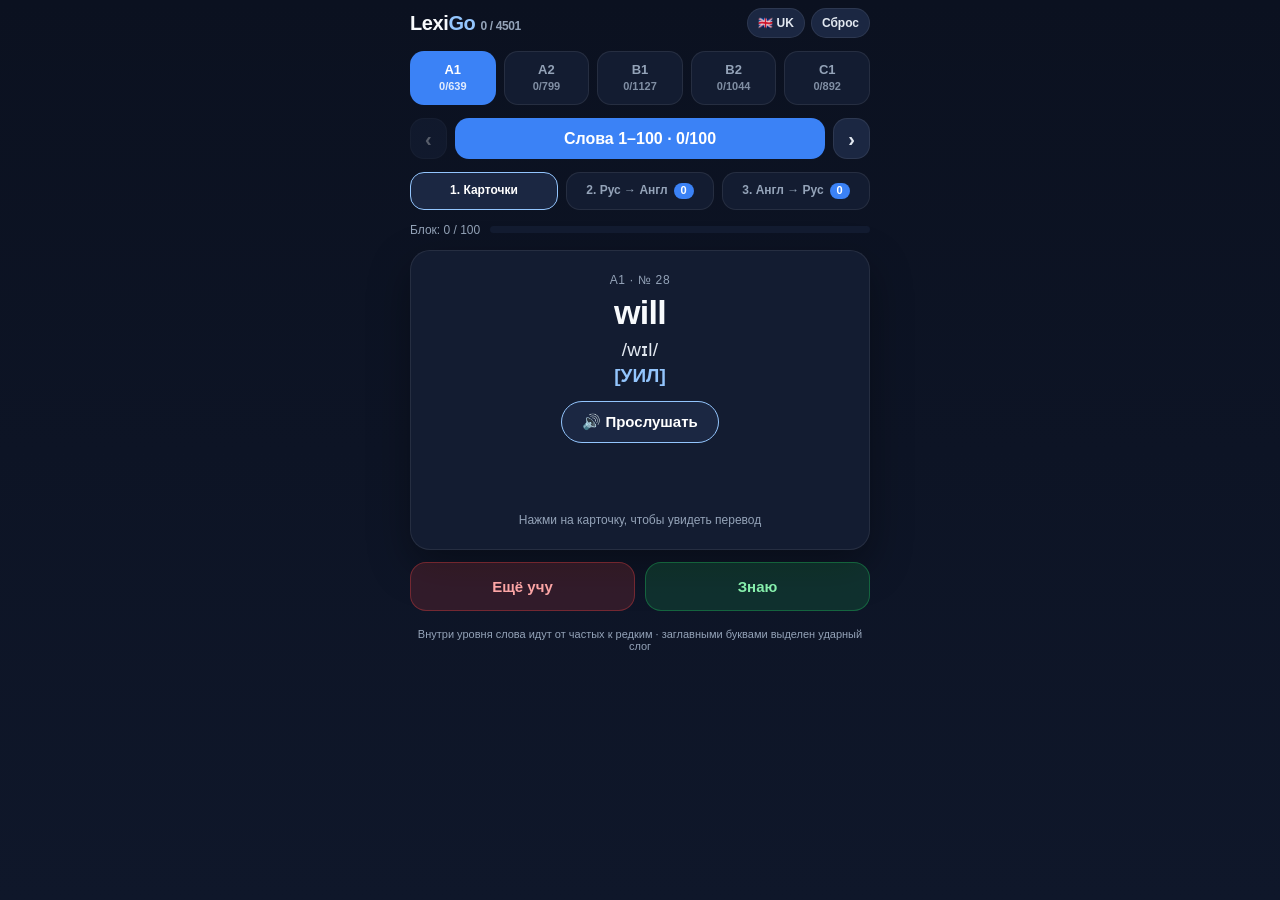
<file: index.html>
<!DOCTYPE html>
<html lang="ru">
<head>
  <meta charset="UTF-8" />
  <meta name="viewport" content="width=device-width, initial-scale=1.0, viewport-fit=cover" />
  <meta name="apple-mobile-web-app-capable" content="yes" />
  <meta name="mobile-web-app-capable" content="yes" />
  <meta name="apple-mobile-web-app-status-bar-style" content="black-translucent" />
  <meta name="apple-mobile-web-app-title" content="LexiGo" />
  <meta name="theme-color" content="#0b1120" />
  <link rel="apple-touch-icon" href="icon.png" />
  <link rel="icon" href="icon.png" />
  <title>LexiGo</title>
  <link rel="stylesheet" href="app.css" />
  <style>
    :root { --accent: #3b82f6; --accent-soft: #93c5fd; --accent-ink: #ffffff; }
  </style>
</head>
<body>
  <div class="app">
    <div class="top-bar">
      <div class="brand">Lexi<span>Go</span> <small id="totalBadge"></small></div>
      <div class="top-controls">
        <button class="pill-btn" id="accentBtn" type="button">🇬🇧 UK</button>
        <button class="pill-btn" id="resetBtn" type="button">Сброс</button>
      </div>
    </div>

    <div class="levels" id="levelsBar" style="grid-template-columns: repeat(5, 1fr)"></div>

    <div class="block-bar">
      <button class="pill-btn arrow" id="prevBlock" type="button" aria-label="Предыдущий блок">‹</button>
      <select id="blockSelect" class="block-select" aria-label="Блок слов"></select>
      <button class="pill-btn arrow" id="nextBlock" type="button" aria-label="Следующий блок">›</button>
    </div>

    <div class="modes" id="modesBar">
      <button class="mode-btn" data-mode="cards" type="button">1. Карточки</button>
      <button class="mode-btn" data-mode="ru2en" type="button">2. Рус → Англ</button>
      <button class="mode-btn" data-mode="en2ru" type="button">3. Англ → Рус</button>
    </div>

    <div class="study-info" id="studyInfo" style="display:none"></div>

    <div class="progress-wrap">
      <span id="progressText"></span>
      <div class="progress-bar"><div class="progress-fill" id="progressFill"></div></div>
    </div>

    <div id="stage"></div>
    <div class="footer-note">Внутри уровня слова идут от частых к редким · заглавными буквами выделен ударный слог</div>
  </div>

  <script src="words-01.js"></script>
  <script src="words-02.js"></script>
  <script src="words-03.js"></script>
  <script src="words-04.js"></script>
  <script src="words-05.js"></script>
  <script src="words-06.js"></script>
  <script src="words-07.js"></script>
  <script src="words-08.js"></script>
  <script src="words-09.js"></script>
  <script src="words-10.js"></script>
  <script src="words-11.js"></script>
  <script src="words-12.js"></script>
  <script src="words-13.js"></script>
  <script src="words-14.js"></script>
  <script src="words-15.js"></script>
  <script src="words-16.js"></script>
  <script src="words-17.js"></script>
  <script src="words-18.js"></script>
  <script src="words-19.js"></script>
  <script src="words-20.js"></script>
  <script src="levels.js"></script>
  <script src="ipa-01.js"></script>
  <script src="ipa-02.js"></script>
  <script src="ipa-03.js"></script>
  <script src="ipa-04.js"></script>
  <script src="ipa-05.js"></script>
  <script src="ipa-06.js"></script>
  <script src="ipa-07.js"></script>
  <script src="ipa-08.js"></script>
  <script src="ipa-09.js"></script>
  <script src="ipa-10.js"></script>
  <script src="app.js"></script>
</body>
</html>
</file>
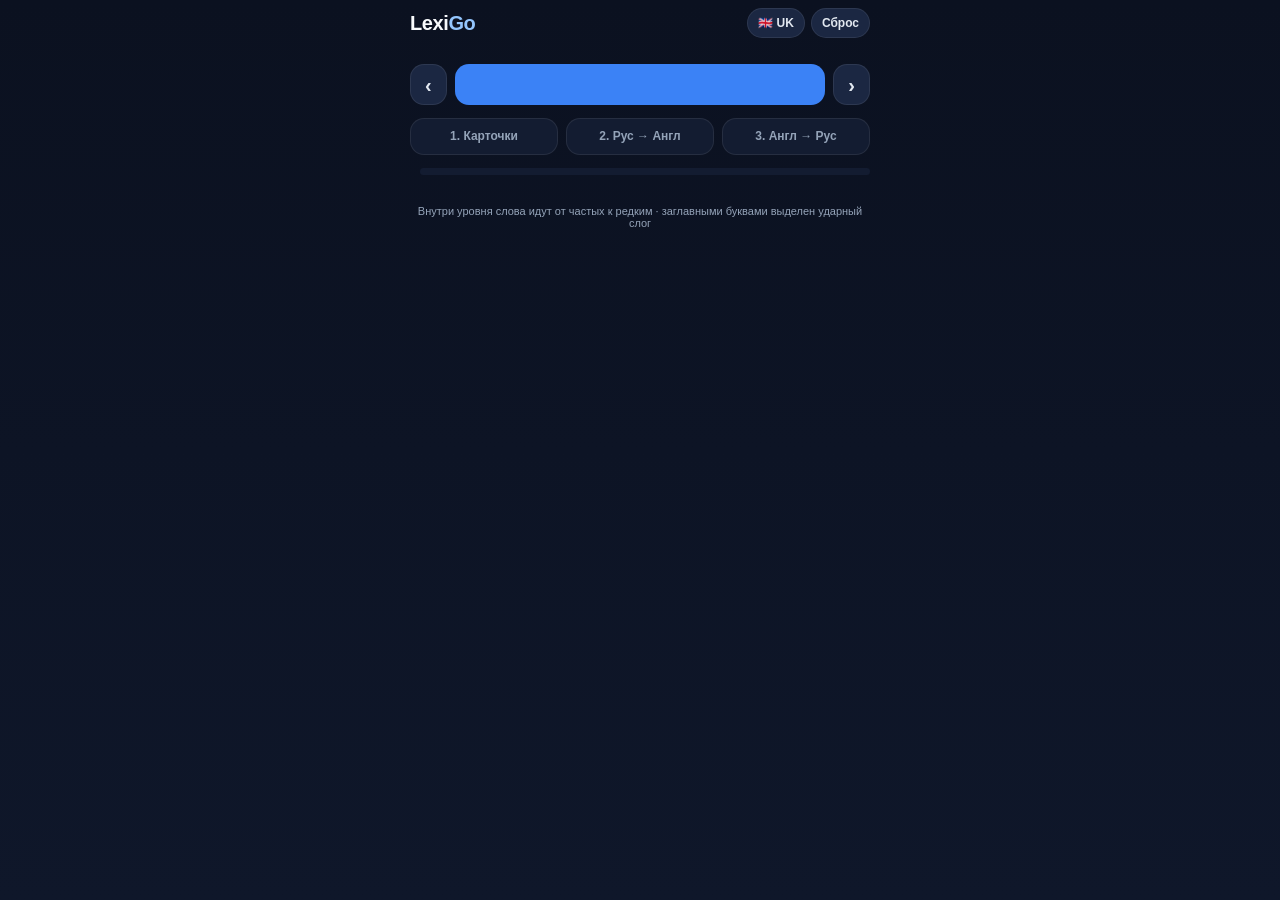
<file: pro.html>
<!DOCTYPE html>
<html lang="ru">
<head>
  <meta charset="UTF-8" />
  <meta http-equiv="refresh" content="0; url=./" />
  <link rel="apple-touch-icon" href="icon.png" />
  <title>LexiGo</title>
</head>
<body style="background:#0b1120;color:#f8fafc;font-family:-apple-system,sans-serif;padding:24px">
  Приложение переехало: <a href="./" style="color:#93c5fd">открыть LexiGo</a>
</body>
</html>
</file>
<file: app.css>
:root {
  --bg: #0b1120;
  --bg-2: #0f172a;
  --card: #131c31;
  --card-2: #1b2742;
  --text: #f8fafc;
  --muted: #94a3b8;
  --ok: #22c55e;
  --bad: #ef4444;
  --border: rgba(255, 255, 255, 0.08);
  --radius: 20px;
  /* --accent, --accent-soft, --accent-ink задаются в каждой странице */
}

* { box-sizing: border-box; -webkit-tap-highlight-color: transparent; }

html { background: var(--bg); }

body {
  margin: 0;
  font-family: -apple-system, BlinkMacSystemFont, "SF Pro Display", "Segoe UI", Roboto, sans-serif;
  background: linear-gradient(180deg, var(--bg) 0%, var(--bg-2) 100%);
  color: var(--text);
  min-height: 100dvh;
  display: flex;
  justify-content: center;
  padding: calc(env(safe-area-inset-top) + 8px) 16px calc(24px + env(safe-area-inset-bottom));
  -webkit-user-select: none;
  user-select: none;
}

button { font-family: inherit; }

.app {
  width: 100%;
  max-width: 460px;
  display: flex;
  flex-direction: column;
  gap: 13px;
}

.top-bar { display: flex; align-items: center; justify-content: space-between; gap: 8px; }
.brand { font-size: 20px; font-weight: 800; letter-spacing: -0.02em; text-decoration: none; color: var(--text); }
.brand span { color: var(--accent-soft); }
.brand small { font-size: 12px; color: var(--muted); font-weight: 600; }
.top-controls { display: flex; align-items: center; gap: 6px; }

.pill-btn {
  font-size: 12px;
  font-weight: 700;
  color: #e2e8f0;
  background: var(--card-2);
  border: 1px solid var(--border);
  padding: 7px 10px;
  border-radius: 999px;
  cursor: pointer;
}

.levels { display: grid; gap: 8px; }

.level-btn, .mode-btn {
  background: var(--card);
  border: 1px solid var(--border);
  color: var(--muted);
  padding: 10px 6px;
  border-radius: 14px;
  font-weight: 700;
  font-size: 13px;
  line-height: 1.25;
  cursor: pointer;
  transition: 0.15s ease;
}
.level-btn small { display: block; font-size: 11px; font-weight: 600; opacity: 0.85; margin-top: 2px; }

.level-btn.active {
  background: var(--accent);
  color: var(--accent-ink);
  border-color: transparent;
}

.block-bar { display: flex; gap: 8px; align-items: stretch; }
.block-bar .arrow { font-size: 20px; line-height: 1; padding: 0 14px; border-radius: 14px; }
.block-bar .arrow:disabled { opacity: 0.35; }
.block-select {
  flex: 1;
  min-width: 0;
  appearance: none;
  -webkit-appearance: none;
  background: var(--accent);
  color: var(--accent-ink);
  border: none;
  border-radius: 14px;
  padding: 12px 14px;
  font-size: 16px;
  font-weight: 700;
  font-family: inherit;
  text-align: center;
  text-align-last: center;
}

.modes { display: grid; grid-template-columns: repeat(3, 1fr); gap: 8px; }
.mode-btn { font-size: 12px; font-weight: 600; }
.mode-btn.active { background: var(--card-2); color: #fff; border-color: var(--accent-soft); }
.mode-count {
  display: inline-block;
  margin-left: 6px;
  min-width: 20px;
  padding: 1px 6px;
  border-radius: 999px;
  background: var(--accent);
  color: var(--accent-ink);
  font-size: 11px;
  font-weight: 700;
}
.study-info {
  font-size: 13px;
  color: var(--muted);
  text-align: center;
  background: var(--card);
  border: 1px solid var(--border);
  border-radius: 14px;
  padding: 10px 12px;
  line-height: 1.4;
}
.quiz-card .btn-easy { width: 100%; }

.progress-wrap { display: flex; align-items: center; gap: 10px; font-size: 12px; color: var(--muted); }
.progress-bar { flex: 1; height: 7px; background: var(--card); border-radius: 999px; overflow: hidden; }
.progress-fill { height: 100%; width: 0%; background: var(--accent); transition: width 0.25s ease; }

.flashcard, .quiz-card {
  background: var(--card);
  border: 1px solid var(--border);
  border-radius: var(--radius);
  padding: 22px 18px;
  box-shadow: 0 16px 40px rgba(0, 0, 0, 0.35);
}

.flashcard {
  min-height: 300px;
  display: flex;
  flex-direction: column;
  justify-content: space-between;
  cursor: pointer;
}

.label {
  font-size: 12px;
  text-transform: uppercase;
  letter-spacing: 0.06em;
  color: var(--muted);
  margin-bottom: 6px;
  text-align: center;
}

.word-en { font-size: 34px; font-weight: 800; letter-spacing: -0.02em; margin: 6px 0; text-align: center; overflow-wrap: anywhere; }
.ru-trans { font-size: 19px; font-weight: 700; color: var(--accent-soft); text-align: center; margin-bottom: 14px; }

.center { display: flex; justify-content: center; }

.ipa {
  font-family: "Charis SIL", "Doulos SIL", "Lucida Sans Unicode", "Segoe UI", -apple-system, sans-serif;
  font-size: 19px;
  color: #e2e8f0;
  text-align: center;
  margin-bottom: 4px;
  letter-spacing: 0.01em;
}
.ipa-inline { font-family: "Lucida Sans Unicode", "Segoe UI", -apple-system, sans-serif; color: #e2e8f0; }

.audio-btn {
  display: inline-flex;
  align-items: center;
  gap: 8px;
  background: var(--card-2);
  color: #fff;
  border: 1px solid var(--accent-soft);
  padding: 11px 20px;
  border-radius: 999px;
  font-size: 15px;
  font-weight: 600;
  cursor: pointer;
}
.audio-btn:active, .btn:active, .opt-btn:active { transform: scale(0.97); }

.answer-box { margin-top: 16px; padding-top: 14px; border-top: 1px dashed var(--border); text-align: center; }
.word-ru { font-size: 22px; font-weight: 700; margin-bottom: 10px; }
.example-en { font-size: 15px; color: #e2e8f0; margin-bottom: 4px; }
.example-ru { font-size: 13px; color: var(--muted); }
.hint { font-size: 12px; color: var(--muted); text-align: center; margin-top: 14px; }

.actions { display: grid; grid-template-columns: 1fr 1fr; gap: 10px; margin-top: 12px; }

.btn { border: none; border-radius: 16px; padding: 15px 14px; font-size: 15px; font-weight: 700; cursor: pointer; }
.btn-hard { background: rgba(239, 68, 68, 0.16); color: #fca5a5; border: 1px solid rgba(239, 68, 68, 0.35); }
.btn-easy { background: rgba(34, 197, 94, 0.16); color: #86efac; border: 1px solid rgba(34, 197, 94, 0.35); }
.btn-primary { background: var(--accent); color: var(--accent-ink); width: 100%; }

.quiz-card { display: flex; flex-direction: column; gap: 14px; }
.quiz-word { font-size: 28px; font-weight: 800; text-align: center; overflow-wrap: anywhere; }
.quiz-trans { margin: 6px 0 10px; }
.options { display: flex; flex-direction: column; gap: 9px; }

.opt-btn {
  width: 100%;
  text-align: left;
  background: var(--card-2);
  border: 1px solid var(--border);
  color: var(--text);
  padding: 13px 15px;
  border-radius: 14px;
  font-size: 16px;
  font-weight: 600;
  cursor: pointer;
}
.opt-btn .sub { font-size: 13px; color: var(--accent-soft); margin-top: 3px; font-weight: 600; }
.opt-btn.correct { background: rgba(34, 197, 94, 0.22); border-color: var(--ok); color: #bbf7d0; }
.opt-btn.wrong { background: rgba(239, 68, 68, 0.22); border-color: var(--bad); color: #fecaca; }
.opt-btn:disabled { cursor: default; }

.feedback { min-height: 42px; text-align: center; font-size: 14px; color: #cbd5e1; display: flex; align-items: center; justify-content: center; flex-wrap: wrap; gap: 4px; }

.footer-note { font-size: 11px; color: var(--muted); text-align: center; margin-top: 4px; }
</file>
